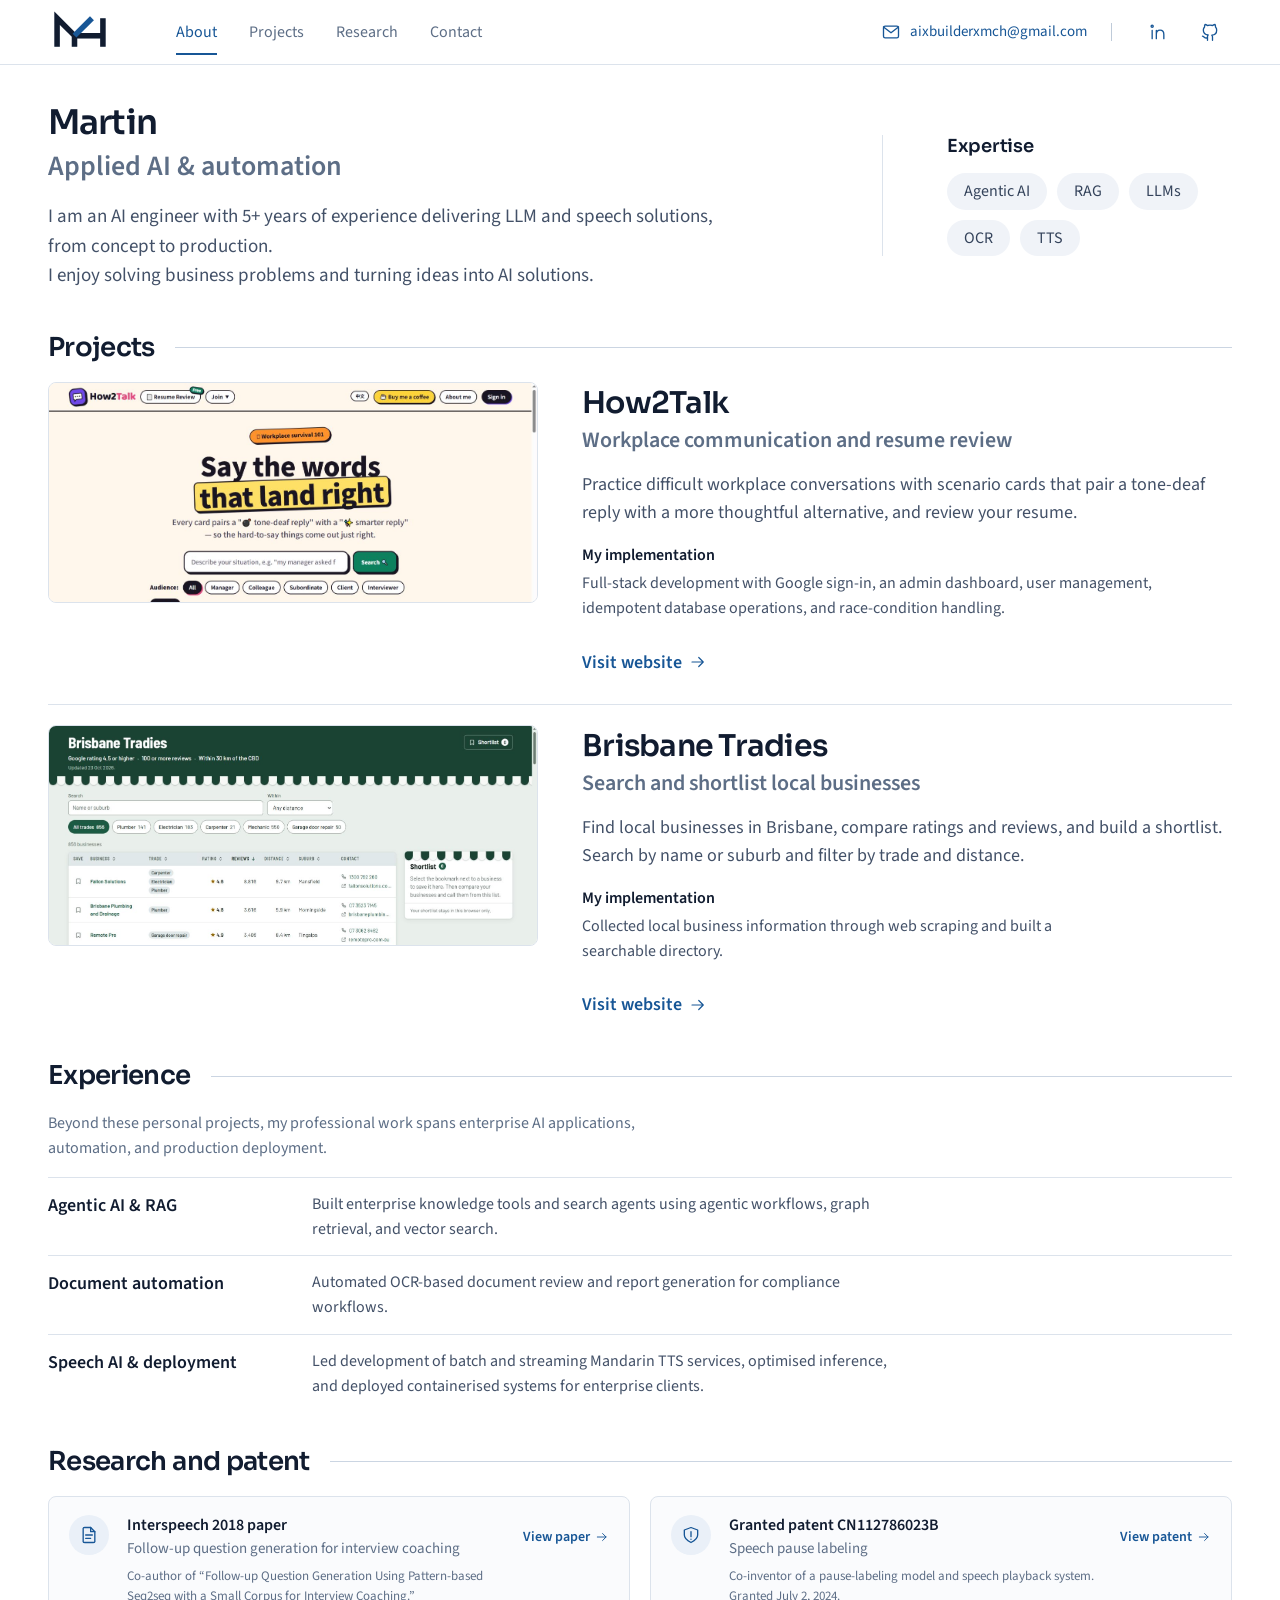
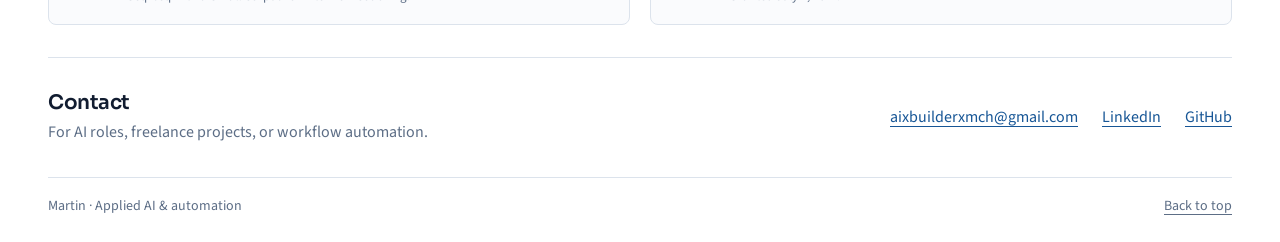
<file: index.html>
<!doctype html>
<html lang="en">
<head>
  <meta charset="utf-8">
  <meta name="viewport" content="width=device-width, initial-scale=1">
  <meta name="description" content="Martin's work in applied AI and automation. Explore How2Talk, Brisbane Tradies, research, and a granted patent.">
  <title>Martin — Applied AI & Automation</title>
  <link rel="preload" href="./assets/fonts/source-sans-3-latin.woff2" as="font" type="font/woff2" crossorigin>
  <link rel="stylesheet" href="./assets/style.css?v=monogram-2">
  <script defer src="./assets/app.js?v=canvas-1"></script>
</head>
<body>
  <a class="skip-link" href="#about">Skip to content</a>
  <header class="site-header">
    <div class="shell header-inner">
      <a class="wordmark" href="#about" aria-label="Martin Huang — back to top">
        <svg class="monogram" viewBox="0 0 64 48" aria-hidden="true"><path class="monogram-guide" d="M7 40V9l19 19v12m0-12h31M57 9v31M26 28 45 9"/><path class="monogram-m" pathLength="100" d="M7 40V9l19 19v12m0-12h31M57 9v31"/><path class="monogram-h" pathLength="100" d="M26 28 45 9"/></svg>
      </a>
      <nav class="main-nav" aria-label="Main navigation">
        <a href="#about" aria-current="location">About</a>
        <a href="#projects">Projects</a>
        <a href="#research">Research</a>
        <a href="#contact">Contact</a>
      </nav>
      <div class="header-contact">
        <a class="email-link" href="mailto:aixbuilderxmch@gmail.com"><svg viewBox="0 0 24 24" aria-hidden="true"><rect x="3" y="5" width="18" height="14" rx="2"/><path d="m3 6 9 7 9-7"/></svg><span>aixbuilderxmch@gmail.com</span></a>
        <span class="header-divider" aria-hidden="true"></span>
        <a class="social-link" href="https://www.linkedin.com/in/martin-huang-1aba71186/" target="_blank" rel="noopener noreferrer" aria-label="Martin on LinkedIn (opens in a new tab)"><svg viewBox="0 0 24 24" aria-hidden="true"><circle cx="5" cy="5" r="1.3"/><path d="M5 10v10M10 20V10m0 5c0-7 9-7 9 0v5"/></svg></a>
        <a class="social-link" href="https://github.com/martin3252" target="_blank" rel="noopener noreferrer" aria-label="Martin on GitHub (opens in a new tab)"><svg viewBox="0 0 24 24" aria-hidden="true"><path d="M9 19c-4 1-4-2-6-2m12 5v-4c0-1-.3-1.7-.8-2.2 3-.3 5.8-1.4 5.8-6A5 5 0 0 0 18.6 6c.1-1-.1-2-.5-3-1 0-2 .5-3 1.2a13 13 0 0 0-6.2 0C8 3.5 7 3 6 3c-.5 1-.7 2-.5 3A5 5 0 0 0 4 9.6c0 4.6 2.8 5.7 5.8 6-.5.5-.8 1.2-.8 2.2V22"/></svg></a>
      </div>
    </div>
  </header>

  <main class="shell">
    <section id="about" class="profile-section" aria-labelledby="profile-title">
      <div class="profile-copy">
        <h1 id="profile-title">Martin</h1>
        <p class="profile-role">Applied AI &amp; automation</p>
        <p class="profile-intro">I am an AI engineer with 5+ years of experience delivering LLM and speech solutions, from concept to production.<br>I enjoy solving business problems and turning ideas into AI solutions.</p>
      </div>
      <aside class="expertise" aria-labelledby="expertise-title">
        <h2 id="expertise-title">Expertise</h2>
        <ul><li>Agentic AI</li><li>RAG</li><li>LLMs</li><li>OCR</li><li>TTS</li></ul>
      </aside>
    </section>

    <section id="projects" class="work-section" aria-labelledby="work-title">
      <div class="section-heading"><h2 id="work-title">Projects</h2><span aria-hidden="true"></span></div>
      <article class="product-row" aria-labelledby="how2talk-title">
        <a class="product-image-link" href="https://how2talk.vercel.app/" target="_blank" rel="noopener noreferrer" aria-label="Open How2Talk (opens in a new tab)">
          <img src="./assets/products/how2talk.jpg" width="1440" height="900" alt="How2Talk website showing a situation search, audience filters, and workplace conversation cards." fetchpriority="high">
        </a>
        <div class="product-copy">
          <h3 id="how2talk-title">How2Talk</h3>
          <p class="product-subtitle">Workplace communication and resume review</p>
          <p>Practice difficult workplace conversations with scenario cards that pair a tone-deaf reply with a more thoughtful alternative, and review your resume.</p>
          <p class="project-contribution"><strong>My implementation</strong> Full-stack development with Google sign-in, an admin dashboard, user management, idempotent database operations, and race-condition handling.</p>
          <a class="text-link" href="https://how2talk.vercel.app/" target="_blank" rel="noopener noreferrer" aria-label="Visit How2Talk (opens in a new tab)">Visit website <svg viewBox="0 0 24 24" aria-hidden="true"><path d="M4 12h15m-6-6 6 6-6 6"/></svg></a>
        </div>
      </article>
      <article class="product-row" aria-labelledby="tradies-title">
        <a class="product-image-link" href="https://usefulinformation.vercel.app/" target="_blank" rel="noopener noreferrer" aria-label="Open Brisbane Tradies (opens in a new tab)">
          <img src="./assets/products/brisbane-tradies.jpg" width="1440" height="900" alt="Brisbane Tradies website showing trade and distance filters, a business comparison table, and a shortlist." loading="lazy">
        </a>
        <div class="product-copy">
          <h3 id="tradies-title">Brisbane Tradies</h3>
          <p class="product-subtitle">Search and shortlist local businesses</p>
          <p>Find local businesses in Brisbane, compare ratings and reviews, and build a shortlist. Search by name or suburb and filter by trade and distance.</p>
          <p class="project-contribution"><strong>My implementation</strong> Collected local business information through web scraping and built a searchable directory.</p>
          <a class="text-link" href="https://usefulinformation.vercel.app/" target="_blank" rel="noopener noreferrer" aria-label="Visit Brisbane Tradies (opens in a new tab)">Visit website <svg viewBox="0 0 24 24" aria-hidden="true"><path d="M4 12h15m-6-6 6 6-6 6"/></svg></a>
        </div>
      </article>
    </section>

    <section class="experience-section" aria-labelledby="experience-title">
      <div class="section-heading"><h2 id="experience-title">Experience</h2><span aria-hidden="true"></span></div>
      <p class="experience-intro">Beyond these personal projects, my professional work spans enterprise AI applications, automation, and production deployment.</p>
      <dl class="experience-list">
        <div><dt>Agentic AI &amp; RAG</dt><dd>Built enterprise knowledge tools and search agents using agentic workflows, graph retrieval, and vector search.</dd></div>
        <div><dt>Document automation</dt><dd>Automated OCR-based document review and report generation for compliance workflows.</dd></div>
        <div><dt>Speech AI &amp; deployment</dt><dd>Led development of batch and streaming Mandarin TTS services, optimised inference, and deployed containerised systems for enterprise clients.</dd></div>
      </dl>
    </section>

    <section id="research" class="research-section" aria-labelledby="research-title">
      <div class="section-heading"><h2 id="research-title">Research and patent</h2><span aria-hidden="true"></span></div>
      <div class="evidence-grid">
        <article class="evidence-item">
          <svg class="evidence-icon" viewBox="0 0 24 24" aria-hidden="true"><path d="M14 3H6a1 1 0 0 0-1 1v16a1 1 0 0 0 1 1h12a1 1 0 0 0 1-1V8Z"/><path d="M14 3v5h5M8 12h8m-8 4h6"/></svg>
          <div><h3>Interspeech 2018 paper</h3><p class="evidence-topic">Follow-up question generation for interview coaching</p><p class="evidence-detail">Co-author of “Follow-up Question Generation Using Pattern-based Seq2seq with a Small Corpus for Interview Coaching.”</p></div>
          <a class="text-link evidence-link" href="https://www.isca-archive.org/interspeech_2018/su18_interspeech.html" target="_blank" rel="noopener noreferrer" aria-label="View Interspeech 2018 paper (opens in a new tab)">View paper <svg viewBox="0 0 24 24" aria-hidden="true"><path d="M4 12h15m-6-6 6 6-6 6"/></svg></a>
        </article>
        <article class="evidence-item">
          <svg class="evidence-icon" viewBox="0 0 24 24" aria-hidden="true"><path d="m12 3 8 3v6c0 4-4 7-8 9-4-2-8-5-8-9V6Z"/><path d="M12 8v6m0 3v.1"/></svg>
          <div><h3>Granted patent CN112786023B</h3><p class="evidence-topic">Speech pause labeling</p><p class="evidence-detail">Co-inventor of a pause-labeling model and speech playback system. Granted July 2, 2024.</p></div>
          <a class="text-link evidence-link" href="https://patentimages.storage.googleapis.com/03/bf/24/b783ae29bf0ed5/CN112786023B.pdf" target="_blank" rel="noopener noreferrer" aria-label="View patent PDF in Chinese (opens in a new tab)">View patent <svg viewBox="0 0 24 24" aria-hidden="true"><path d="M4 12h15m-6-6 6 6-6 6"/></svg></a>
        </article>
      </div>
    </section>

    <section id="contact" class="contact-section" aria-labelledby="contact-title">
      <div><h2 id="contact-title">Contact</h2><p>For AI roles, freelance projects, or workflow automation.</p></div>
      <div class="contact-links"><a href="mailto:aixbuilderxmch@gmail.com">aixbuilderxmch@gmail.com</a><a href="https://www.linkedin.com/in/martin-huang-1aba71186/" target="_blank" rel="noopener noreferrer">LinkedIn</a><a href="https://github.com/martin3252" target="_blank" rel="noopener noreferrer">GitHub</a></div>
    </section>
  </main>
  <footer class="shell site-footer"><span>Martin · Applied AI &amp; automation</span><a href="#about">Back to top</a></footer>
</body>
</html>
</file>
<file: assets/style.css>
@font-face{font-family:'Sora';font-style:normal;font-weight:400 700;font-display:swap;src:url('./fonts/sora-latin.woff2') format('woff2')}
@font-face{font-family:'Source Sans 3';font-style:normal;font-weight:400 700;font-display:swap;src:url('./fonts/source-sans-3-latin.woff2') format('woff2')}
:root{--background:#fff;--surface:#fafbfd;--ink:#111c30;--body:#435168;--muted:#5d6e86;--link:#175696;--line:#dce3ec;--soft:#f0f3f8;--font-heading:'Sora','Segoe UI',sans-serif;--font-body:'Source Sans 3','Segoe UI',sans-serif;--space-xs:8px;--space-sm:16px;--space-md:24px;--space-lg:40px;--space-xl:64px}
*{box-sizing:border-box}
html{scroll-behavior:smooth;scroll-padding-top:24px;scrollbar-color:#afbdce #fff}
body{margin:0;background:var(--background);color:var(--body);font:400 1.125rem/1.55 var(--font-body);font-synthesis:none}
a{color:var(--link);text-underline-offset:4px;text-decoration-thickness:1px}
a:hover{text-decoration:underline}
a:focus-visible{outline:2px solid var(--link);outline-offset:5px;border-radius:3px}
h1,h2,h3,p{margin:0}
h1,h2,h3{color:var(--ink);font-family:var(--font-heading);letter-spacing:-.025em;font-weight:600;line-height:1.3;text-wrap:balance}
p{text-wrap:pretty}
svg{width:20px;height:20px;fill:none;stroke:currentColor;stroke-width:1.6;stroke-linecap:round;stroke-linejoin:round;flex:none}
.shell{width:min(1376px,calc(100% - 96px));margin-inline:auto}
.skip-link{position:absolute;top:-80px;left:24px;background:var(--ink);color:#fff;padding:12px 20px;z-index:5}
.skip-link:focus{top:8px}
.site-header{border-bottom:1px solid var(--line)}
.header-inner{min-height:64px;display:flex;align-items:center;gap:64px}
.wordmark{display:flex;align-items:center;min-height:44px;color:var(--ink);text-decoration:none}
.wordmark .monogram{width:64px;height:44px;stroke-width:6;stroke-linejoin:miter;stroke-linecap:butt}
.monogram-guide{stroke:var(--line)}
.monogram-m,.monogram-h{stroke-dasharray:100;stroke-dashoffset:0;animation:draw-monogram 700ms cubic-bezier(.16,1,.3,1) backwards}
.monogram-h{stroke:var(--link);animation-delay:120ms;transition:stroke 180ms ease-out}
.wordmark:hover .monogram-h,.wordmark:focus-visible .monogram-h{stroke:var(--ink)}
@keyframes draw-monogram{from{stroke-dashoffset:100}to{stroke-dashoffset:0}}
.main-nav{display:flex;align-self:stretch;gap:32px;align-items:stretch}
.main-nav a{display:flex;align-items:center;position:relative;font-size:1rem;color:var(--muted);text-decoration:none;min-height:44px}
.main-nav a[aria-current]{color:var(--link)}
.main-nav a[aria-current]::after{content:'';position:absolute;bottom:9px;height:2px;left:0;right:0;background:var(--link)}
.header-contact{margin-left:auto;display:flex;gap:8px;align-items:center;font-size:.9375rem}
.email-link{display:flex;gap:9px;align-items:center;min-height:44px;text-decoration:none}
.header-divider{height:18px;width:1px;background:#bfcbd9;margin-inline:16px}
.social-link{display:grid;place-items:center;min-width:44px;min-height:44px}
.profile-section{display:grid;grid-template-columns:minmax(0,1fr) 350px;align-items:center;gap:64px;padding-block:36px 40px}
.profile-copy h1{font-size:2.125rem}
.profile-role{font-size:1.75rem;color:var(--muted);font-weight:600;line-height:1.4;margin-top:2px}
.profile-intro{max-width:74ch;margin-top:16px;font-size:1.1875rem;line-height:1.55}
.expertise{border-left:1px solid var(--line);padding-left:64px}
.expertise h2{font-size:1.125rem;letter-spacing:-.015em;margin-bottom:14px}
.expertise ul{list-style:none;display:flex;flex-wrap:wrap;gap:10px;margin:0;padding:0}
.expertise li{padding:6px 17px;background:var(--soft);border-radius:24px;font-size:1rem;color:#34435b;white-space:nowrap}
.section-heading{display:flex;align-items:center;gap:20px;margin-bottom:18px}
.section-heading h2{font-size:1.625rem;white-space:nowrap}
.section-heading>span{height:1px;flex:1;background:#cbd5e2}
.product-row{display:grid;grid-template-columns:minmax(0,.43fr) minmax(0,.57fr);gap:44px;padding-bottom:20px}
.product-row+.product-row{padding-top:20px;border-top:1px solid var(--line)}
.product-image-link{display:block;align-self:start;border-radius:8px;overflow:hidden;border:1px solid var(--line)}
.product-image-link img{display:block;width:100%;height:auto;aspect-ratio:2.23;object-fit:cover;object-position:top}
.product-copy h3{font-size:1.875rem;margin-top:2px}
.product-subtitle{font-size:1.375rem;color:var(--muted);font-weight:600;margin:2px 0 15px;line-height:1.4}
.product-copy>p:not(.product-subtitle){max-width:74ch;line-height:1.55}
.product-copy>.project-contribution{margin-top:16px;font-size:1rem}
.project-contribution strong{display:block;color:var(--ink);font-weight:600;margin-bottom:3px}
.text-link{display:inline-flex;align-items:center;gap:7px;text-decoration:none;font-weight:600;min-height:44px}
.text-link svg{width:18px;height:18px}
.product-copy>.text-link{margin-top:20px}
.research-section{padding-top:0}
.experience-section{padding-block:12px 32px}
.experience-intro{max-width:74ch;margin-bottom:16px;font-size:1rem;color:var(--muted)}
.experience-list{margin:0}
.experience-list>div{display:grid;grid-template-columns:minmax(0,240px) minmax(0,1fr);gap:24px;padding-block:14px;border-top:1px solid var(--line)}
.experience-list dt{font-weight:600;color:var(--ink)}
.experience-list dd{margin:0;max-width:74ch;font-size:1rem}
@media(max-width:800px){.experience-list>div{grid-template-columns:1fr;gap:4px}}
.evidence-grid{display:grid;grid-template-columns:1fr 1fr;gap:20px}
.evidence-item{display:grid;grid-template-columns:40px minmax(0,1fr) auto;gap:18px;align-items:start;background:var(--surface);border:1px solid var(--line);border-radius:8px;padding:18px 20px}
.evidence-icon{width:40px;height:40px;padding:10px;background:#eaf0f8;color:var(--link);border-radius:50%}
.evidence-item h3{font-family:var(--font-body);font-size:1rem;letter-spacing:0;font-weight:600;line-height:1.35;margin-bottom:2px}
.evidence-topic{color:var(--muted);font-size:.9375rem;line-height:1.35}
.evidence-detail{font-size:.8125rem;line-height:1.5;color:var(--muted);margin-top:8px}
.evidence-link{font-size:.875rem;white-space:nowrap;align-self:start;gap:5px;min-height:44px}
.evidence-link svg{width:14px;height:14px}
.contact-section{display:flex;justify-content:space-between;gap:32px;align-items:center;padding:32px 0;margin-top:32px;border-top:1px solid var(--line)}
.contact-section h2{font-size:1.25rem}
.contact-section p{font-size:1rem;color:var(--muted);margin-top:4px}
.contact-links{display:flex;align-items:center;gap:24px;font-size:1rem;flex-wrap:wrap}
.contact-links a{min-height:44px;display:inline-flex;align-items:center;overflow-wrap:anywhere}
.site-footer{display:flex;justify-content:space-between;padding-block:18px 24px;border-top:1px solid var(--line);color:var(--muted);font-size:.875rem}
.site-footer a{color:var(--muted)}
::selection{color:var(--ink);background:#dbe9f8}
@media(max-width:1200px){.header-inner{gap:40px}.main-nav{gap:24px}.email-link span{display:none}.header-divider{margin-inline:4px}.profile-section{grid-template-columns:minmax(0,1fr) 290px;gap:40px}.expertise{padding-left:36px}.product-row{gap:32px}.evidence-item{grid-template-columns:32px minmax(0,1fr);gap:12px;padding:16px}.evidence-icon{width:32px;height:32px;padding:7px}.evidence-link{grid-column:2}}
@media(max-width:800px){.shell{width:calc(100% - 48px)}.header-inner{gap:28px}.main-nav{gap:20px}.header-contact{display:none}.profile-section{grid-template-columns:1fr;gap:24px;padding-block:30px}.profile-copy h1{font-size:1.875rem}.profile-role{font-size:1.5rem}.profile-intro{font-size:1.125rem}.expertise{border-left:0;border-top:1px solid var(--line);padding-left:0;padding-top:20px}.expertise ul{gap:8px}.expertise li{padding:5px 14px;font-size:.9375rem}.product-row{grid-template-columns:1fr;gap:20px;padding-bottom:28px}.product-row+.product-row{padding-top:28px}.product-copy h3{font-size:1.625rem}.product-subtitle{font-size:1.1875rem;margin-bottom:12px}.product-copy>.text-link{margin-top:12px}.evidence-grid{grid-template-columns:1fr;gap:12px}.contact-section{align-items:flex-start;flex-direction:column;gap:12px;margin-top:28px;padding-block:28px}.contact-links{gap:8px 24px}.contact-links a:first-child{flex-basis:100%}}
@media(max-width:480px){body{font-size:1.0625rem}.shell{width:calc(100% - 40px)}.header-inner{flex-wrap:wrap;gap:0;padding-top:18px}.wordmark{font-size:1.375rem;width:100%;margin-bottom:6px}.main-nav{gap:24px}.main-nav a{font-size:.9375rem;min-height:50px}.main-nav a[aria-current]::after{bottom:7px}.section-heading h2{font-size:1.375rem}.section-heading{gap:14px}.profile-section{padding-block:28px}.profile-copy h1{font-size:1.75rem}.profile-role{font-size:1.375rem}.profile-intro{font-size:1.0625rem}.product-row{gap:16px}.product-copy h3{font-size:1.5rem}.evidence-item{gap:12px}.evidence-detail{font-size:.875rem}.site-footer{font-size:.8125rem;gap:16px}}
@media(prefers-reduced-motion:reduce){html{scroll-behavior:auto}.monogram-m,.monogram-h{animation:none}.monogram-h{transition:none}}
</file>
